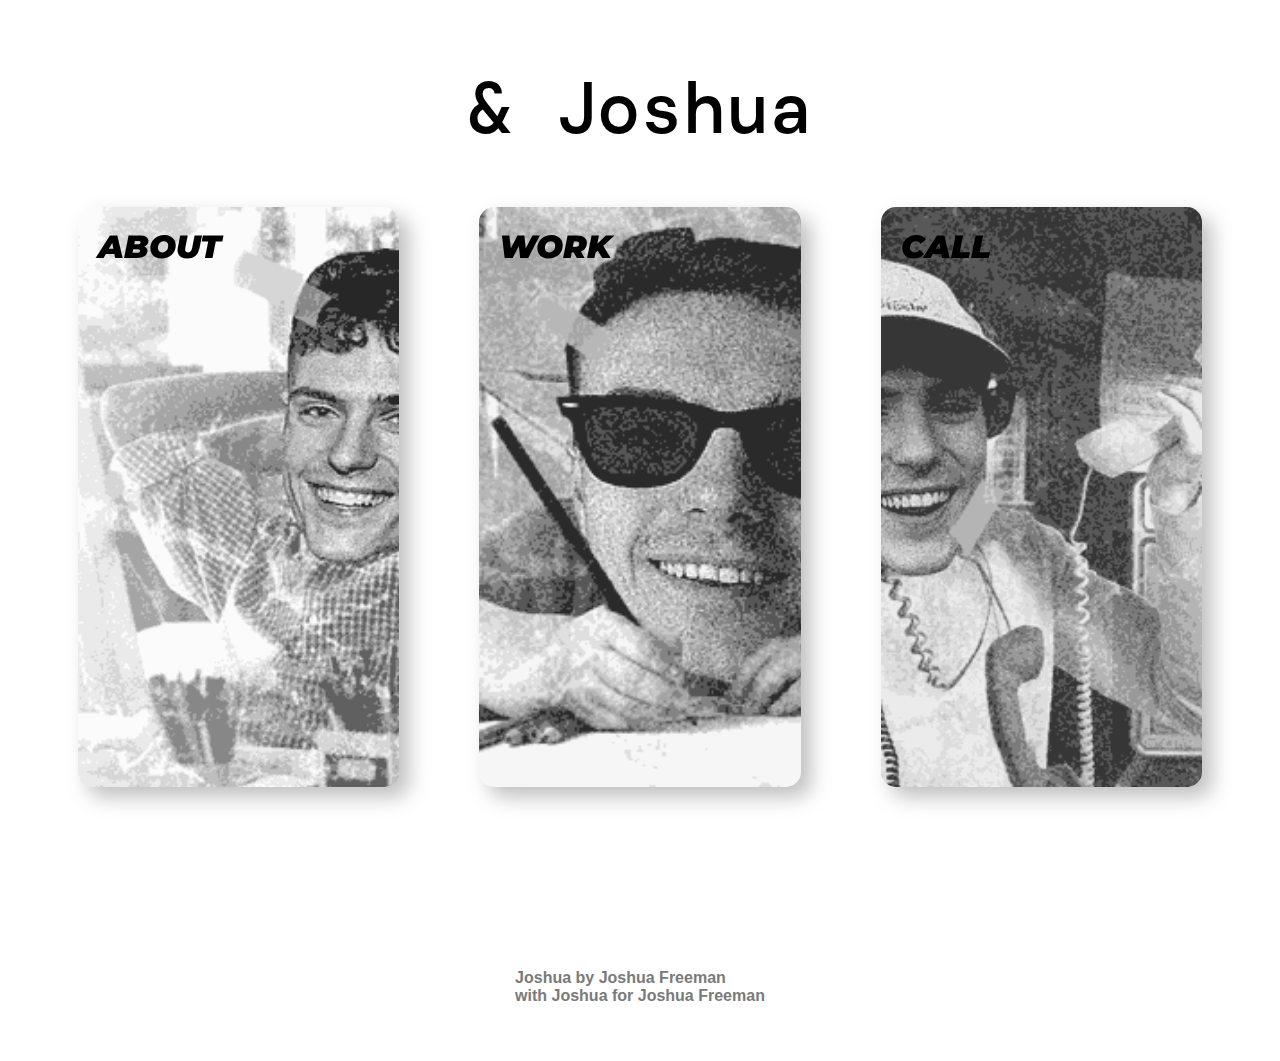
<file: root/index.html>
<!DOCTYPE html>
<html lang="en" dir="ltr">

<head>
  <meta charset="utf-8">
  <title>Joshua Freeman</title>
  <link href="style.css" rel="stylesheet" type="text/css">
  <link href="https://fonts.googleapis.com/css2?family=DM+Mono:ital,wght@1,500&family=Montserrat:ital,wght@0,700;1,700&display=swap" rel="stylesheet">
  <link rel="icon" href="images/favicon.ico" typle="image/icon type">
</head>

<header>
  <div class="andjoshua">
    <h2> & Joshua</h2>
  </div>
</header>
<body>
  <div class="container">
    <a href="about.html" class="card about">
      <h1>about</h1>
    </a>
    <a href="work/work.html" class="card work">
      <h1>work</h1>
    </a>
    <a href="call.html" class="card call">
      <h1>call</h1>
  </a>
</body>
<footer>
  <p>
    Joshua by Joshua Freeman <br />
    with Joshua for Joshua Freeman <br />
  </p>
</footer>
</html>
</file>
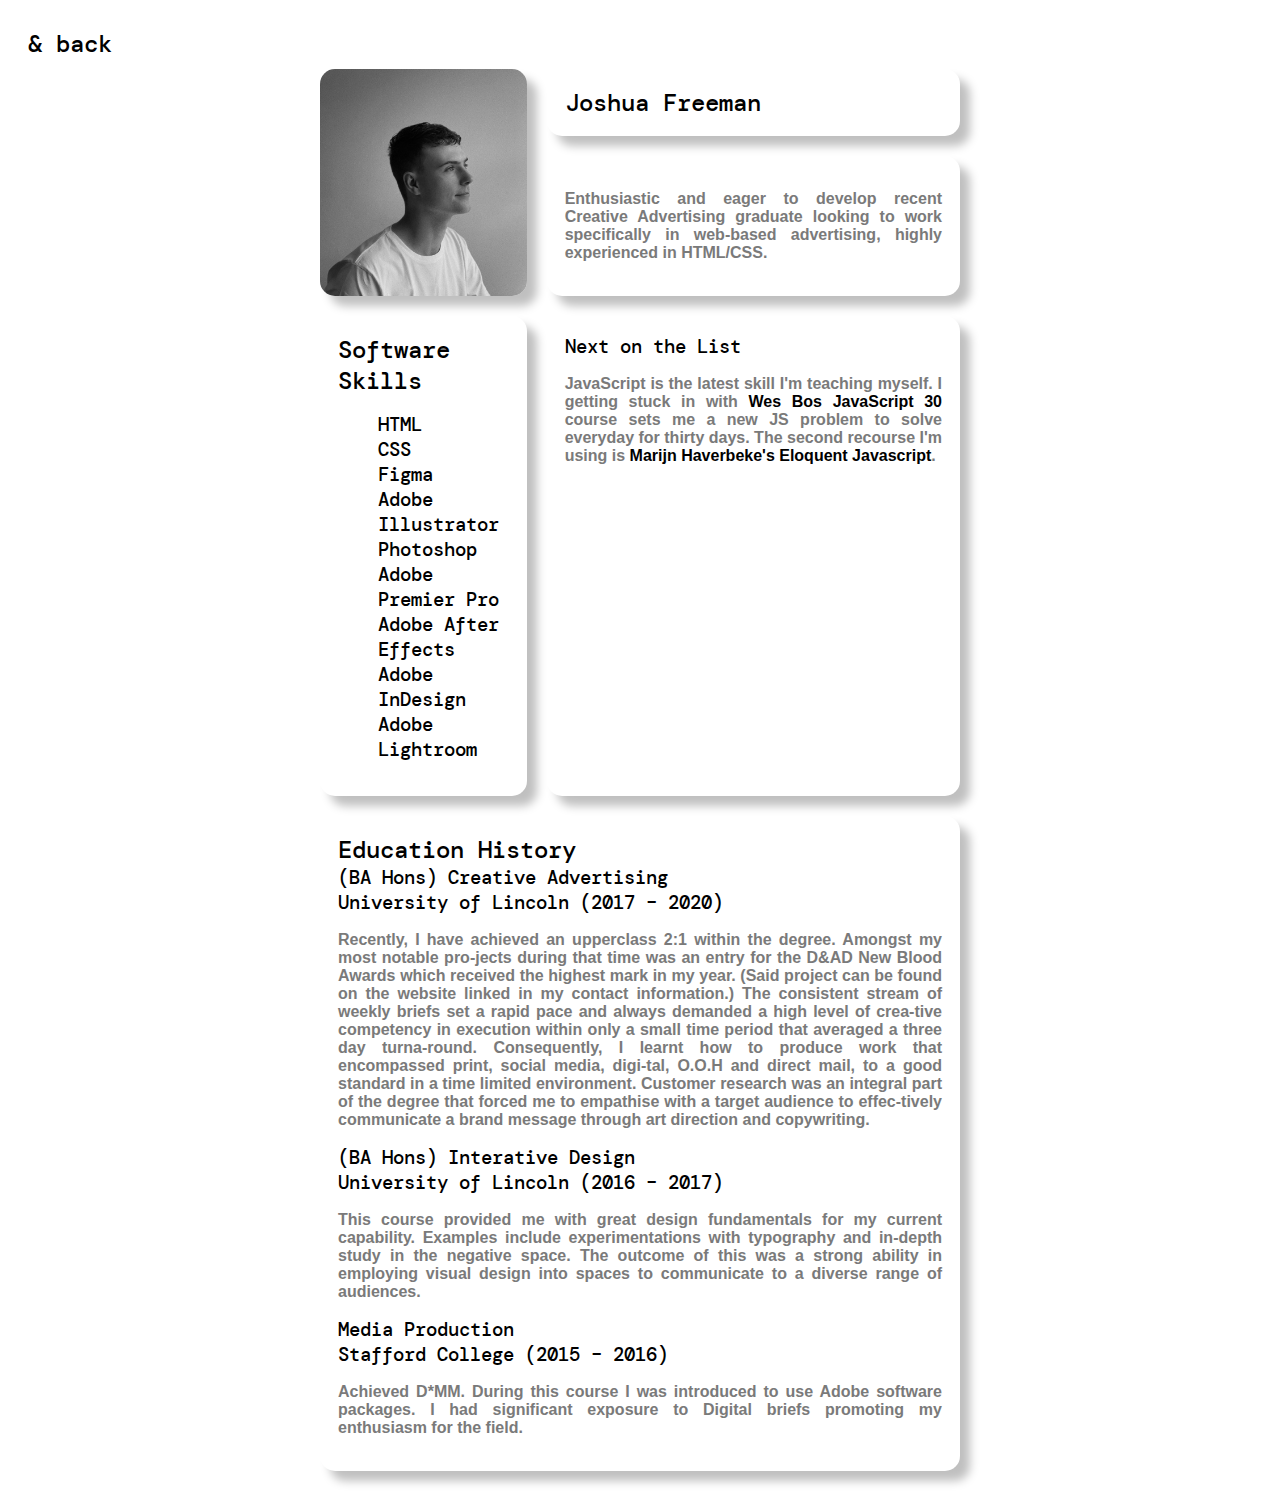
<file: root/about.html>
<!DOCTYPE html>
<html lang="en" dir="ltr">

<head>
  <meta charset="utf-8">
  <title>About Joshua</title>
  <link href="style.css" rel="stylesheet" type="text/css">
  <link href="https://fonts.googleapis.com/css2?family=DM+Mono:ital,wght@1,500&family=Montserrat:ital,wght@0,700;1,700&display=swap" rel="stylesheet">
  <link rel="icon" href="images/favicon.ico" typle="image/icon type">
</head>
<header>
  <a href="index.html">
    <div class="andtitle">
      <h2>& back</h2>
    </div>
  </a>
</header>

<body>
  <div class="grid">
  <div class="cv">
        <div class="box headshot"></div>
        <div class="box name">
          <h2>Joshua Freeman</h2>
          </div>
          <div class="box intro">
            <p>Enthusiastic and eager to develop recent Creative Advertising graduate looking to work specifically in web-based advertising, highly experienced in HTML/CSS.</p>
          </div>
    <div class="box skill">
        <h2>Software Skills</h2>
        <ul>
          <li><h3>HTML</h3></li>
          <li><h3>CSS</h3></li>
          <li><h3>Figma</h3></li>
          <li><h3>Adobe Illustrator</h3></li>
          <li><h3>Photoshop</h3></li>
          <li><h3>Adobe Premier Pro</h3></li>
          <li><h3>Adobe After Effects</h3></li>
          <li><h3>Adobe InDesign</h3></li>
          <li><h3>Adobe Lightroom</h3></li>
        </ul>
      </div>
    <div class="box next">
      <h3>Next on the List</h3>
      <p>
      <b>JavaScript</b> is the latest skill I'm teaching myself. I getting stuck in with <a href"https://javascript30.com/" target="_blank">Wes Bos JavaScript 30</a> course sets me a new JS problem to solve everyday for thirty days. The second recourse I'm using is
      <a href="https://www.amazon.co.uk/gp/product/1593279507/ref=ppx_yo_dt_b_asin_title_o00_s00?ie=UTF8&psc=1" target="_blank">
        Marijn Haverbeke's Eloquent Javascript</a>.
      </p>
    </div>
    <div class="box education">
      <div>
      <h2>Education History</h2>
      <h3>(BA Hons) Creative Advertising</h3>
      <h3>University of Lincoln (2017 – 2020)</h3>
      <p>
        Recently, I have achieved an upperclass 2:1 within the degree. Amongst my most notable pro-jects during that time was an entry for the D&AD New Blood Awards which received the highest mark in my year. (Said project can be found on the website linked in my contact information.) The consistent stream of weekly briefs set a rapid pace and always demanded a high level of crea-tive competency in execution within only a small time period that averaged a three day turna-round.
        Consequently, I learnt how to produce work that encompassed print, social media, digi-tal, O.O.H and direct mail, to a good standard in a time limited environment. Customer research was an integral part of the degree that forced me to empathise with a target audience to effec-tively communicate a brand message through art direction and copywriting.
      </p>
    </div>
    <div>
      <h3>(BA Hons) Interative Design</h3>
      <h3>University of Lincoln (2016 – 2017)</h3>
      <p>
        This course provided me with great design fundamentals for my current capability. Examples include experimentations with typography and in-depth study in the negative space. The outcome of this was a strong ability in employing visual design into spaces to communicate to a diverse range of audiences.
      </p>
    </div>
    <div>
      <h3>Media Production</h3>
      <h3>Stafford College (2015 – 2016)</h3>
      <p>
        Achieved D*MM. During this course I was introduced to use Adobe software packages. I had significant exposure to Digital briefs promoting my enthusiasm for the field.
      </p>
    </div>
  </div>
</div>
</div>
</body>

</html>
</file>
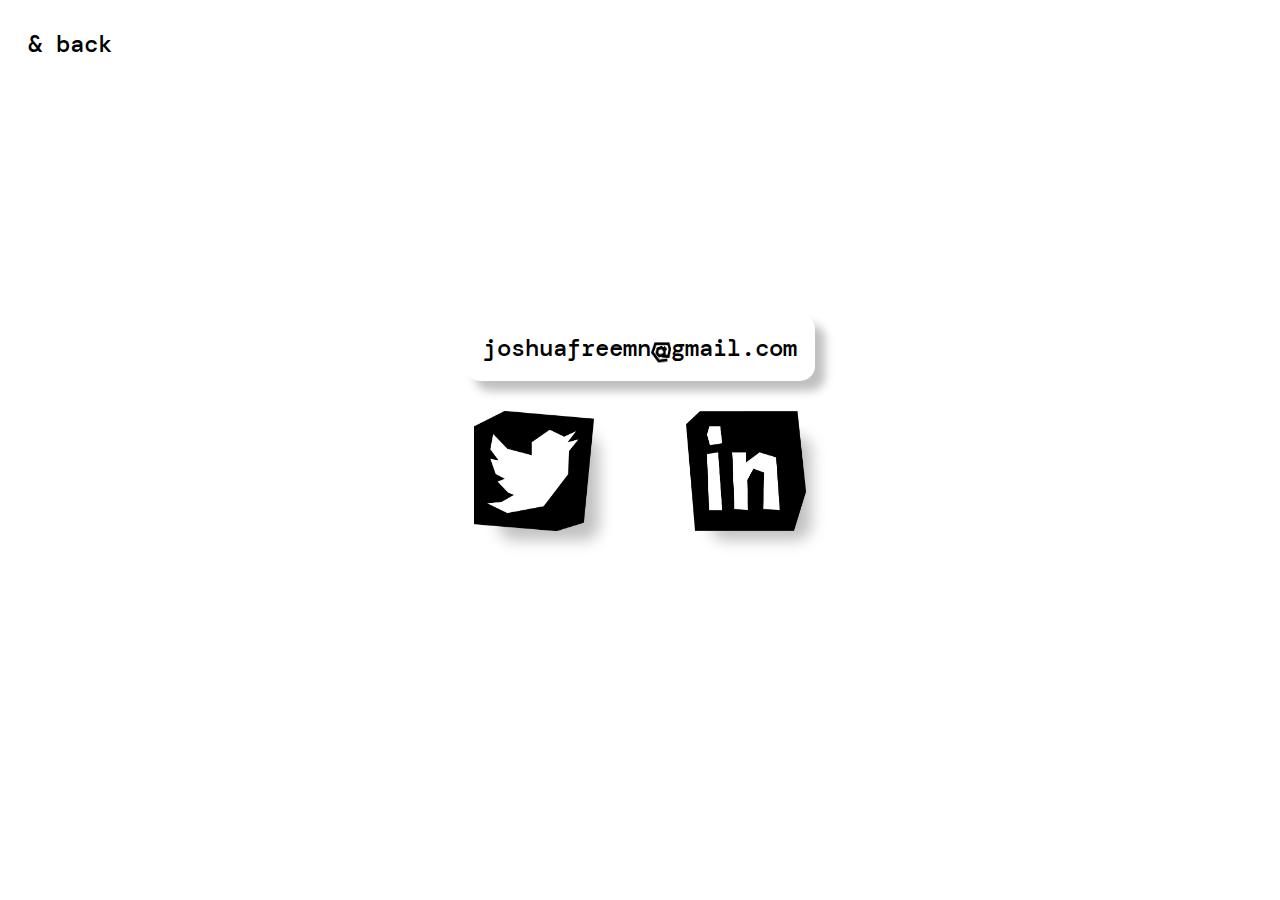
<file: root/call.html>
<!DOCTYPE html>
<html lang="en" dir="ltr">
  <head>
    <meta charset="utf-8">
    <title>This Sounds Crazy</title>
    <link href="style.css" rel="stylesheet" type="text/css">
    <link href="https://fonts.googleapis.com/css2?family=DM+Mono:ital,wght@1,500&family=Montserrat:ital,wght@0,700;1,700&display=swap" rel="stylesheet">
    <link rel="icon" href="images/favicon.ico" typle="image/icon type">
  </head>
  <header>
    <a href="index.html">
      <div class="andtitle">
        <h2>& back</h2>
      </div>
    </a>
  </header>
  <body>
    <div class="containerCall">
      <div class="contact">
        <div class="box email">
        <a href="mailto:joshuafreemn@gmail.com?subject=Comin in from ur site" >
          <h2>joshuafreemn<img src="assets/100pt2.png" alt="Email Icon" width= 50 height= 50 class="atIcon"/>gmail.com</h2>
        </a>
        </div>
          <a href="https://twitter.com/joshuafreemn" class="social">
            <img src="assets/tweet.png" alt="Twitter Icon" width= 100 height= 100 />
          </a>
          <a href="https://www.linkedin.com/in/joshuafreemn/" class="social">
            <img src="assets/in.png" alt="LinkedIn Icon" width= 100 height= 100 />
          </a>
      <!-- <div class="box disc">
        <p> Lorem ipsum dolor sit amet, consectetur adipiscing elit. Morbi finibus facilisis auctor. Cras euismod egestas metus, vel accumsan ante tempus eu. </p>
      </div> --->
    </div>
    </div>
  </body>
</html>
</file>
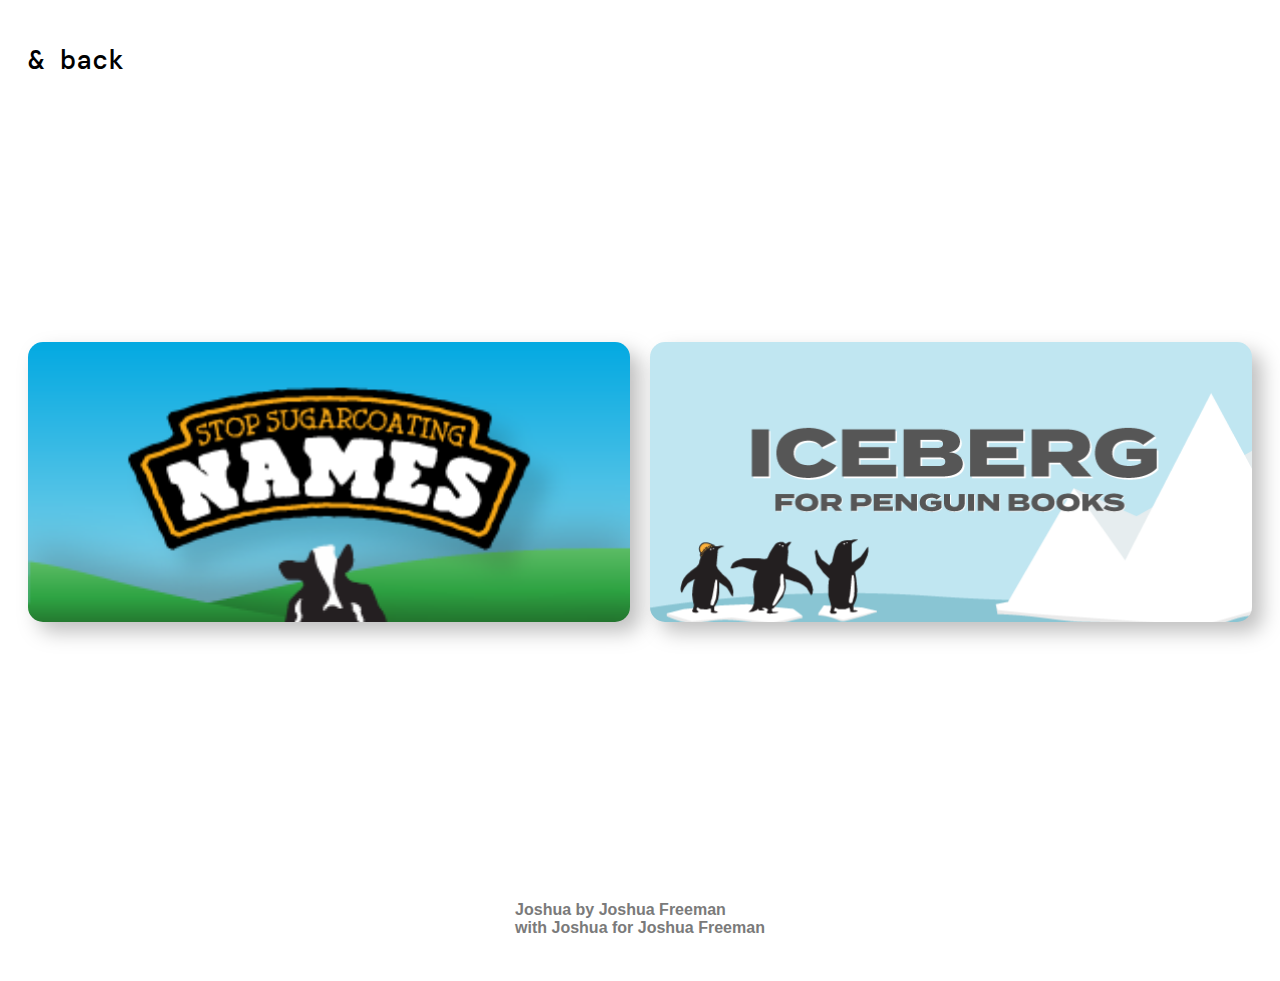
<file: root/work/work.html>
<!DOCTYPE html>
<html lang="en" dir="ltr">

<head>
  <meta charset="utf-8">
  <title>Work</title>
  <link href="style.css" rel="stylesheet" type="text/css">
  <link href="https://fonts.googleapis.com/css2?family=DM+Mono:ital,wght@1,500&family=Montserrat:ital,wght@0,700;1,700&display=swap" rel="stylesheet">
  <link rel="icon" href="images/favicon.ico" typle="image/icon type">
</head>

<body>
  <header>
    <div class="andtitle">
      <a href="../index.html">
        <h2>& back</h2>
      </a>
    </div>
  </header>
  <div class="container">
    <a href="./benjerry/stop-sugarcoating-names.html">
      <div class="card benjerry"></div>
    </a>
    <a href="./iceberg/iceberg.html">
      <div class="card iceberg"></div>
    </a>
  </div>
  </div>
</body>
<footer>
  <p>
    Joshua by Joshua Freeman <br />
    with Joshua for Joshua Freeman <br />
  </p>
</footer>

</html>
</file>
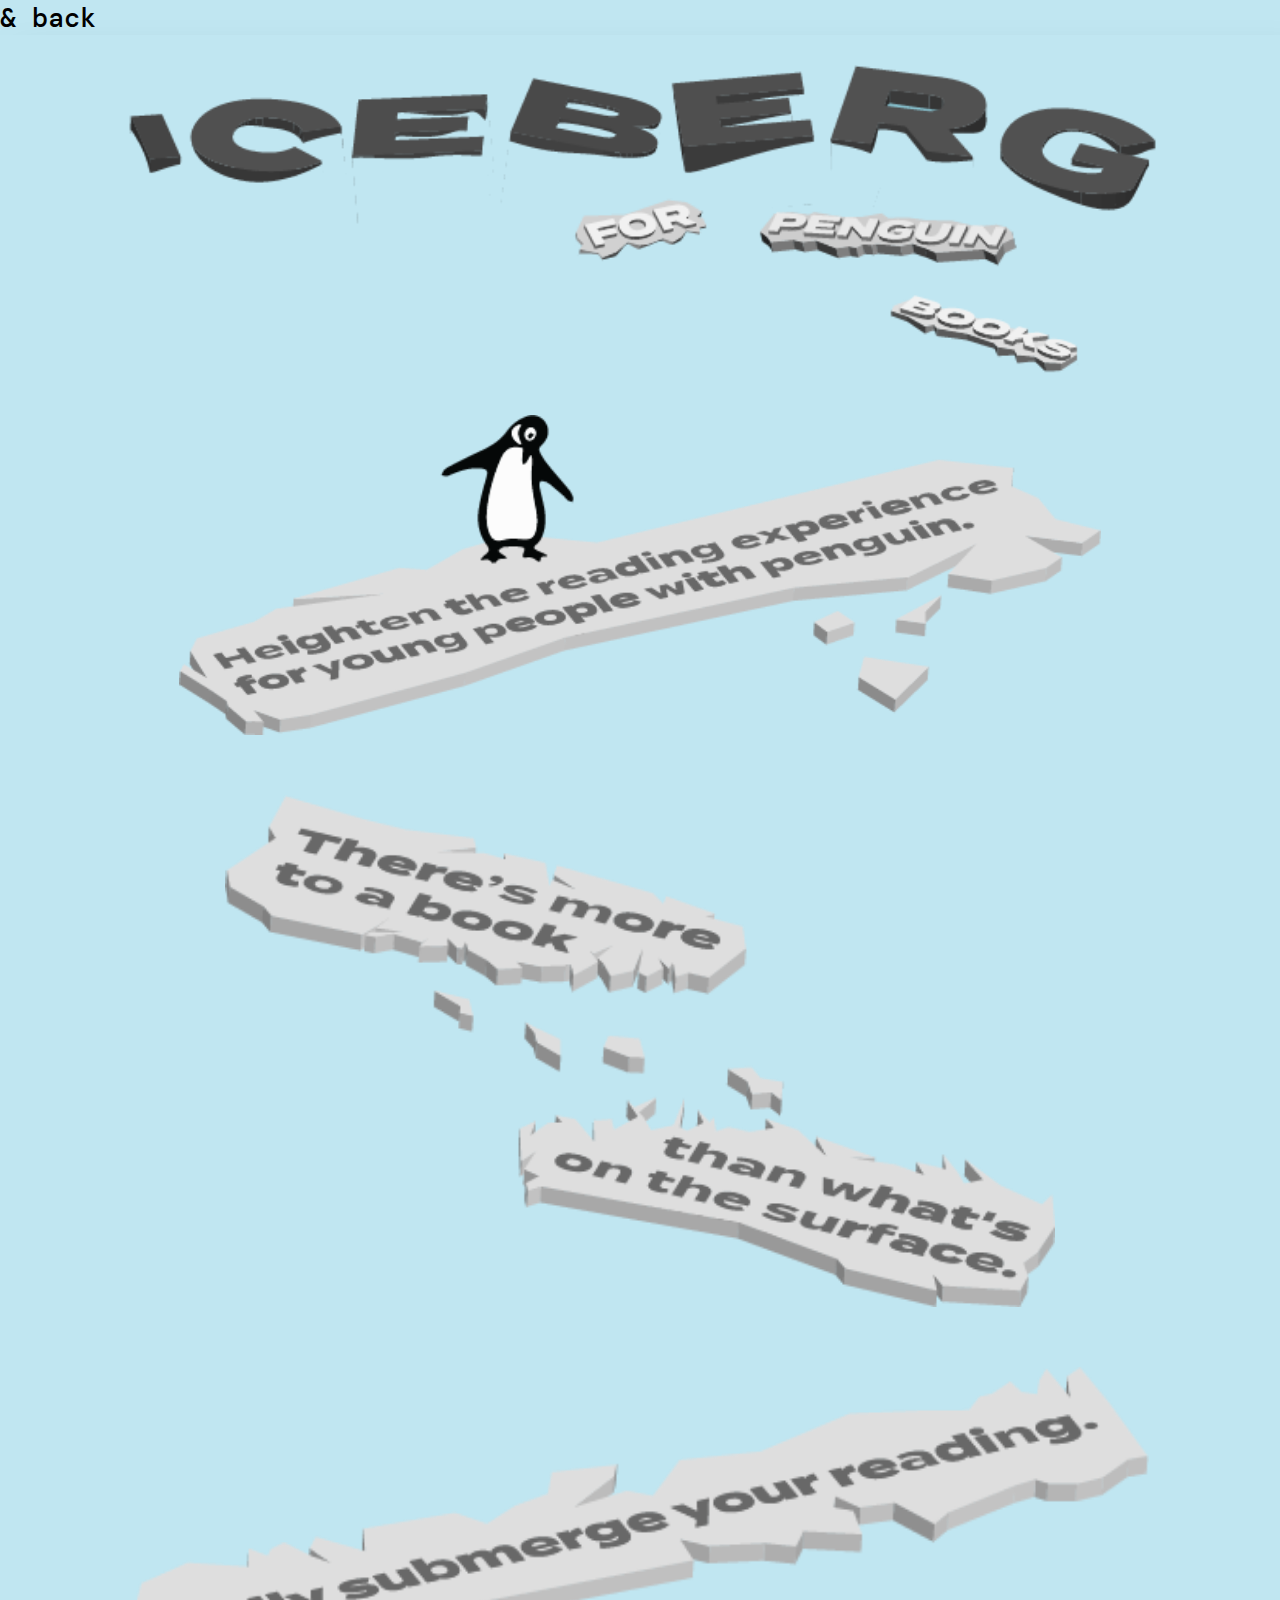
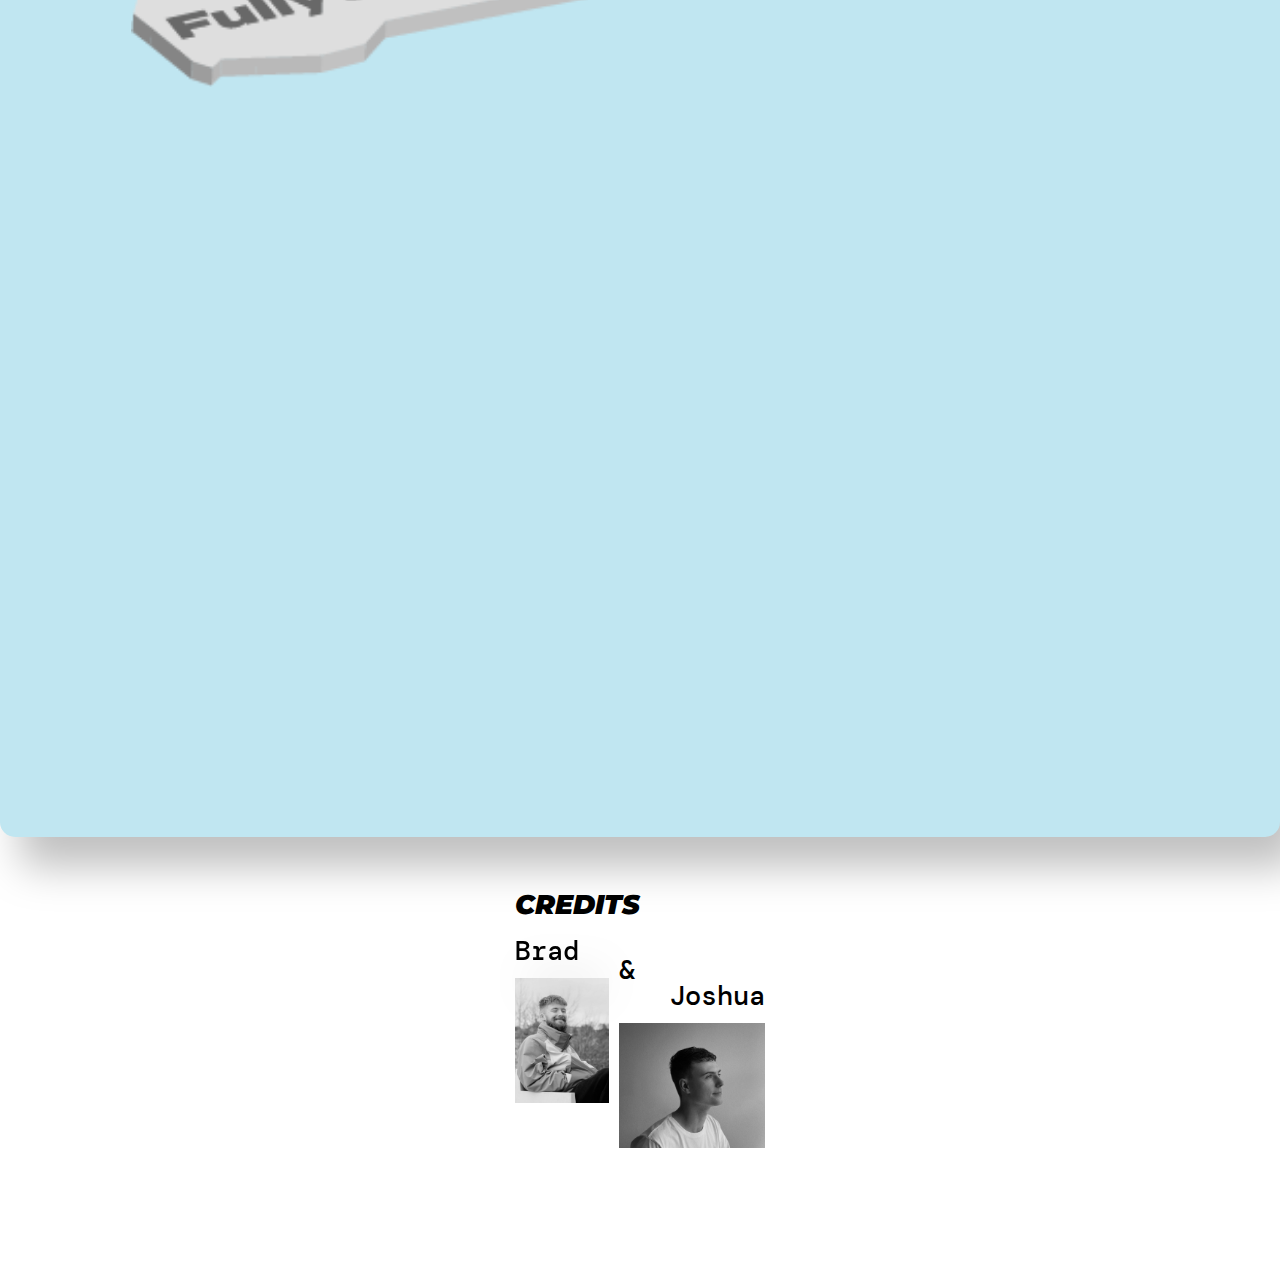
<file: root/work/iceberg/iceberg.html>
<!DOCTYPE html>
<html lang="en" dir="ltr">

<head>
  <meta charset="utf-8">
  <title>Iceberg | Penguin Books </title>
  <link href="style.css" rel="stylesheet" type="text/css">
  <link href="https://fonts.googleapis.com/css2?family=DM+Mono:ital,wght@1,500&family=Montserrat:ital,wght@0,700;1,700&display=swap" rel="stylesheet">
  <link rel="icon" href="images/favicon.ico" typle="image/icon type">
</head>

<header>
  <div class="button">
    <a href="../work.html">
      <div class="andtitle">
        <h2>& back</h2>
      </div>
    </a>
  </div>
</header>

<body>
  <div class="container">
      <img src="assets/TITLE.png" class="logo"/>
      <img src="assets/OBJECTIVE.png" class="objective"/>
      <img src="assets/INSIGHT.png" class="insight"/>
      <img src="assets/TAGLINE.png" class="tag"/>
    <div class="responsive-video">
      <iframe width="560" height="315" src="https://www.youtube.com/embed/M7dL2u9qTqk" frameborder="0" allow="accelerometer; autoplay; clipboard-write; encrypted-media; gyroscope; picture-in-picture" allowfullscreen></iframe>
    </div>
  </div>
  <div class="credits-container">
    <div class="team">
      <h1 class="credits">credits</h1>
      <h2 class="partner-name">Brad</h2>
      <div class="partner-pic"></div>
      <h2 class="team-and">&</h2>
      <h2 class="josh-name">Joshua</h2>
      <div class="josh-pic"></div>
      <!---<h3 class="cd-name">CD: Pete Senna</h3>
      <div class="cd-pic"></div>--->
    </div>
</body>
</html>
</file>
<file: root/style.css>
@charset "UTF-8";

/* Base Styling */

html {
	padding: 20px;
}

h1 {
  font-family: 'Montserrat', sans-serif;
  font-style: italic;
  font-weight: 900;
  text-transform: uppercase;
	margin: 0;
}

h2 {
  font-family: 'DM Mono', monospace;
	font-weight: 500;
	font-size: 5vw;
	margin: 0;
}

h3 {
  font-family: 'DM Mono', monospace;
	font-weight: 500;
	font-size: 4vw;
	margin: 0;
}

h4 {
  font-family: 'Montserrat', sans-serif;
  color: #636466;
	font-size: 4vw;
	margin: 0;
	text-align: justify;
}

p {
  font-family: 'Monserrat', sans-serif;
	font-weight: 700;
  font-size: 3vw;
  color: #7a7a7a;
	text-justify: none;
	text-align: justify;
}

a {
	text-decoration: none;	color: black;
}

a {
	text-decoration: none;
	color: black;
}

header {
	padding-bottom: 20px;
}

.andjoshua {
	display: grid;
	justify-items: center;
}

.container {
		display: grid;
		margin-bottom: 20px;
		height: 100vh;
		grid-gap: 40px;
		grid-template-columns: repeat(auto-fit, minmax(450px, 1fr));
		align-items: center;
}

.card {
	padding: 20px;
	filter: drop-shadow(10px 10px 10px rgba(0, 0, 0, 0.25));
	border-radius: 15px;
	height: 30vh;
	background: #e3e3e3;
}

.about {
	background-image: url("assets/computer.png");
  background-size: cover;
  background-repeat: no-repeat;
  background-position: center;
}

.work {
	background-image: url("assets/fun.png");
  background-size: cover;
  background-repeat: no-repeat;
  background-position: center;
}

.call {
	background-image: url("assets/telephone.png");
  background-size: cover;
  background-repeat: no-repeat;
  background-position: center;
}

footer {
	display: grid;
	justify-items: center;
	grid-column: 1 / -1;
}

/* About Styling */

.grid {
	padding: 10px;
	display: grid;
	justify-content: center;
}

.cv {
	display: grid;
	justify-content: center;
	grid-template-columns: 1fr 2fr;
	grid-gap: 20px;
}

.box {
	padding: 2vh;
	border-radius: 15px;
	box-shadow: 10px 10px 10px rgba(0, 0, 0, 0.25);
}

.box:hover {
	transform: scale(1.01);
}

.headshot {
	background: url("assets/josh.jpeg");
	background-size: cover;
	background-repeat: no-repeat;
	background-position: center;
	grid-row: 1 / span 2;
}

.name {
	align-self: center;
	grid-row: 1;
}

.intro {
	align-self: center;
	grid-row: 2;
}

.next {
	grid-column: 1 / -1;
}

.skill {
	grid-column: 1 / -1;
}

.skill li {
	list-style: none;
}

.education {
	grid-column: 1 / -1;
}

/* Contact Styling */

.containerCall {
	display: grid;
	height: 80vh;
	align-content: center;
	justify-content: center;
}

.contact {
	grid-column: 2;
	display: grid;
	grid-gap: 40px;
	justify-items: center;
}

.email {
	grid-column: span 2;
}

.atIcon {
	height: 3vw;
	width: 3vw;
	transform: translate(0, 0.5vw);
}

.social {
	border-radius: 15px;
	box-shadow: 15px 15px 15px rgba(0, 0, 0, 0.25);
	grid-row: 2;
}

.social img{
	transform: scale(1.2);
}

.disc {
	grid-column: span 2;
	margin-left: 5vw;
	margin-right: 5vw;
}

.disc p {
	margin: 0;
}

/* Tablet Styling */

@media screen and (min-width: 956px) {

	.container {
		display: grid;
		margin-bottom: 20px;
		height: 100vh;
		padding: 0 50px;
		grid-gap: 80px;
		grid-template-columns: 1fr 1fr;
		grid-template-rows: 1fr;
		align-items: center;
		justify-content: center;
	}

	.call {
		grid-column: 1 / -1;
	}
}

/* Desktop Styling */

@media screen and (min-width: 1200px) {

	/* Base Styling */
		h1 {
		font-size: 2em;
		}

		h2 {
		 font-size: 1.5em;
		}

		h3 {
		  font-size: 1.17em;
		}

		h4 {
		  font-size: 1em;
		}

		p {
		  font-size: 1em;
		}

		header {
			padding-bottom: 0;
		}

		.andjoshua {
			font-size: 3em;
			transform: translate(0, 0.7em);
		}

		.container {
					display: grid;
					margin-bottom: 20px;
					height: 100vh;
					padding: 0 50px;
					grid-gap: 80px;
					grid-template-columns: 1fr 1fr 1fr;
					grid-template-rows: 1fr;
					justify-content: center;
			}

			.card {
				height: 60vh;
			}

			.about {
				grid-column: 1;
				grid-row: 1;
			}

			.work {
				grid-column: 2;
				grid-row: 1;
			}

			.call {
				grid-column: 3;
				grid-row: 1;
			}

		/* About Styling */
			.cv {
				width: 50vw;
				grid-auto-flow: dense;
			}

			.skill {
				grid-column: auto;
			}

			.next {
				grid-column: auto;
			}

		/* Contact Styling */
			.containerCall {
			}

			.contact {
				width: 30vw;
			}

			.atIcon {
				height: 0.8em;
				Width: 0.8em;
			}

			.disc {
				margin-left: 3.5vw;
				margin-right: 3.5vw;
			}
}
</file>
<file: root/work/style.css>
@charset "UTF-8";

/* Work Page Styling */

html {
	padding: 20px;
}

h1 {
  font-family: 'DM Mono', monospace;
	font-weight: 500;
}

h2 {
  font-family: 'DM Mono', monospace;
	font-weight: 500;
	font-size: 3vh;

}

h4 {
  font-family: 'Montserrat', sans-serif;
  color: #636466;
}

p {
  font-family: 'Monserrat', sans-serif;
	font-weight: 700;
  font-size: 16px;
  color: #7a7a7a;
}

a {
	text-decoration: none;	color: black;
}

.container {
		height: 85vh;
		margin-bottom: 20px;

		display: grid;
		grid-gap: 20px;
		grid-template-columns: repeat(auto-fit, minmax(500px, 1fr));
		justify-content: space-between;
		align-content: space-around;
}


.card {
	padding: 5px;
	filter: drop-shadow(10px 10px 10px rgba(0, 0, 0, 0.25));
	border-radius: 15px;
	height: 30vh;
}

.iceberg {
	background-image: url("titles/iceberg-title.png");
  background-size: cover;
  background-repeat: no-repeat;
  background-position: center;
}

.benjerry {
	background-image: url("titles/benjerry-title.png");
  background-size: cover;
  background-repeat: no-repeat;
  background-position: center;
}

footer {
	display: grid;
	justify-items: center;
	grid-column: 1 / -1;
}
</file>
<file: root/work/iceberg/style.css>
@charset "UTF-8";

/* Base Styling */
html {
}

body {
  margin: 0;
}

h1 {
  font-family: 'Montserrat', sans-serif;
  font-style: italic;
  font-weight: 900;
  font-size: 3vh;
  text-transform: uppercase;
  margin: 0;
}

h2 {
  font-family: 'DM Mono', monospace;
	font-weight: 500;
	font-size: 3vh;
  margin: 0;

}

h3 {
  font-family: 'DM Mono', monospace;
	font-weight: 500;
	font-size: 2vh;
  margin: 0
}

h4 {
  font-family: 'Montserrat', sans-serif;
  color: #636466;
}

p {
  font-family: 'Monserrat', sans-serif;
	font-weight: 700;
  font-size: 16px;
  color: #7a7a7a;
}

a {
	text-decoration: none;	color: black;
}

.hide {
  visibility: hidden;
}

header {
  background: #C0E6F1;
}

.container {
  height: auto;
  display: grid;
  grid-template-columns: 1fr;
  background: #C0E6F1;
  background-repeat: no-repeat;
  background-size: cover;
  filter: drop-shadow(20px 30px 20px rgba(0, 0, 0, 0.25));
  border-radius: 0px 0px 15px 15px;
  overflow: hidden;
}

.logo {
  padding-top: 30px;
  margin-bottom: 30px;
  justify-self: center;
  height: 25vw;
}

.objective {
  justify-self: center;
  height: 25vw;
  width: auto;
  margin-bottom: 30px;
}

.insight {
  justify-self: center;
  height: 40vw;
  width: auto;
  margin-top: 30px;
  margin-bottom: 30px;
}

.tag {
  justify-self: center;
  height: 25vw;
  width: auto;
  margin-top: 30px;
  margin-bottom: 30px;
}

.responsive-video {
  width: 100%;
  height: 0;
  padding-bottom: 56.25%;
  position: relative;
  justify-self: center;
}

.responsive-video iframe {
  position: absolute;
  width: 100%;
  height: 100%;
  border-radius: 15px;

}

/* Credits Styling */

.credits-container {
  width: auto;
  height: auto;
  display: grid;
  justify-content: center;
  margin-top: 4vw;
  margin-bottom: 6vw;
}

.team {
  grid-area: center;
  display: grid;
  grid-template-columns: repeat(5, 1fr);
  grid-template-rows: repeat(7, 1fr);
  grid-gap: 10px;
}

.credits {
  grid-column: 1 / -1;
  grid-row: 1;
  width: 250px;
}

.credits h1 {
  height: 500px;
}

.partner-name {
  grid-column: 1 / span 3;
  grid-row: 2;
  filter: drop-shadow(20px 30px 20px rgba(0, 0, 0, 0.25));
}

.partner-pic {
  background: url("assets/brad.jpg");
  background-size: cover;
  background-position: top center;
  grid-column: 1 / span 2;
  grid-row: 3 / span 3;
}

.team-and {
  grid-column: 3 / 4;
  grid-row: 3;
  z-index: 2;
  text-align: top;
  transform: translate(0,-2vw);
}

.josh-name {
  grid-column: 3 / span 3;
  grid-row: 3;
  text-align: right;
}
.josh-pic {
  background: url("../../assets/josh.jpeg");
  background-size: cover;
  background-position: center center;
  grid-column: 3 / span 3;
  grid-row: 4 / span 3;
}

.cd-name {
  grid-column: 1 / span 4;
  grid-row: 7;
  text-align: right;
}
</file>
